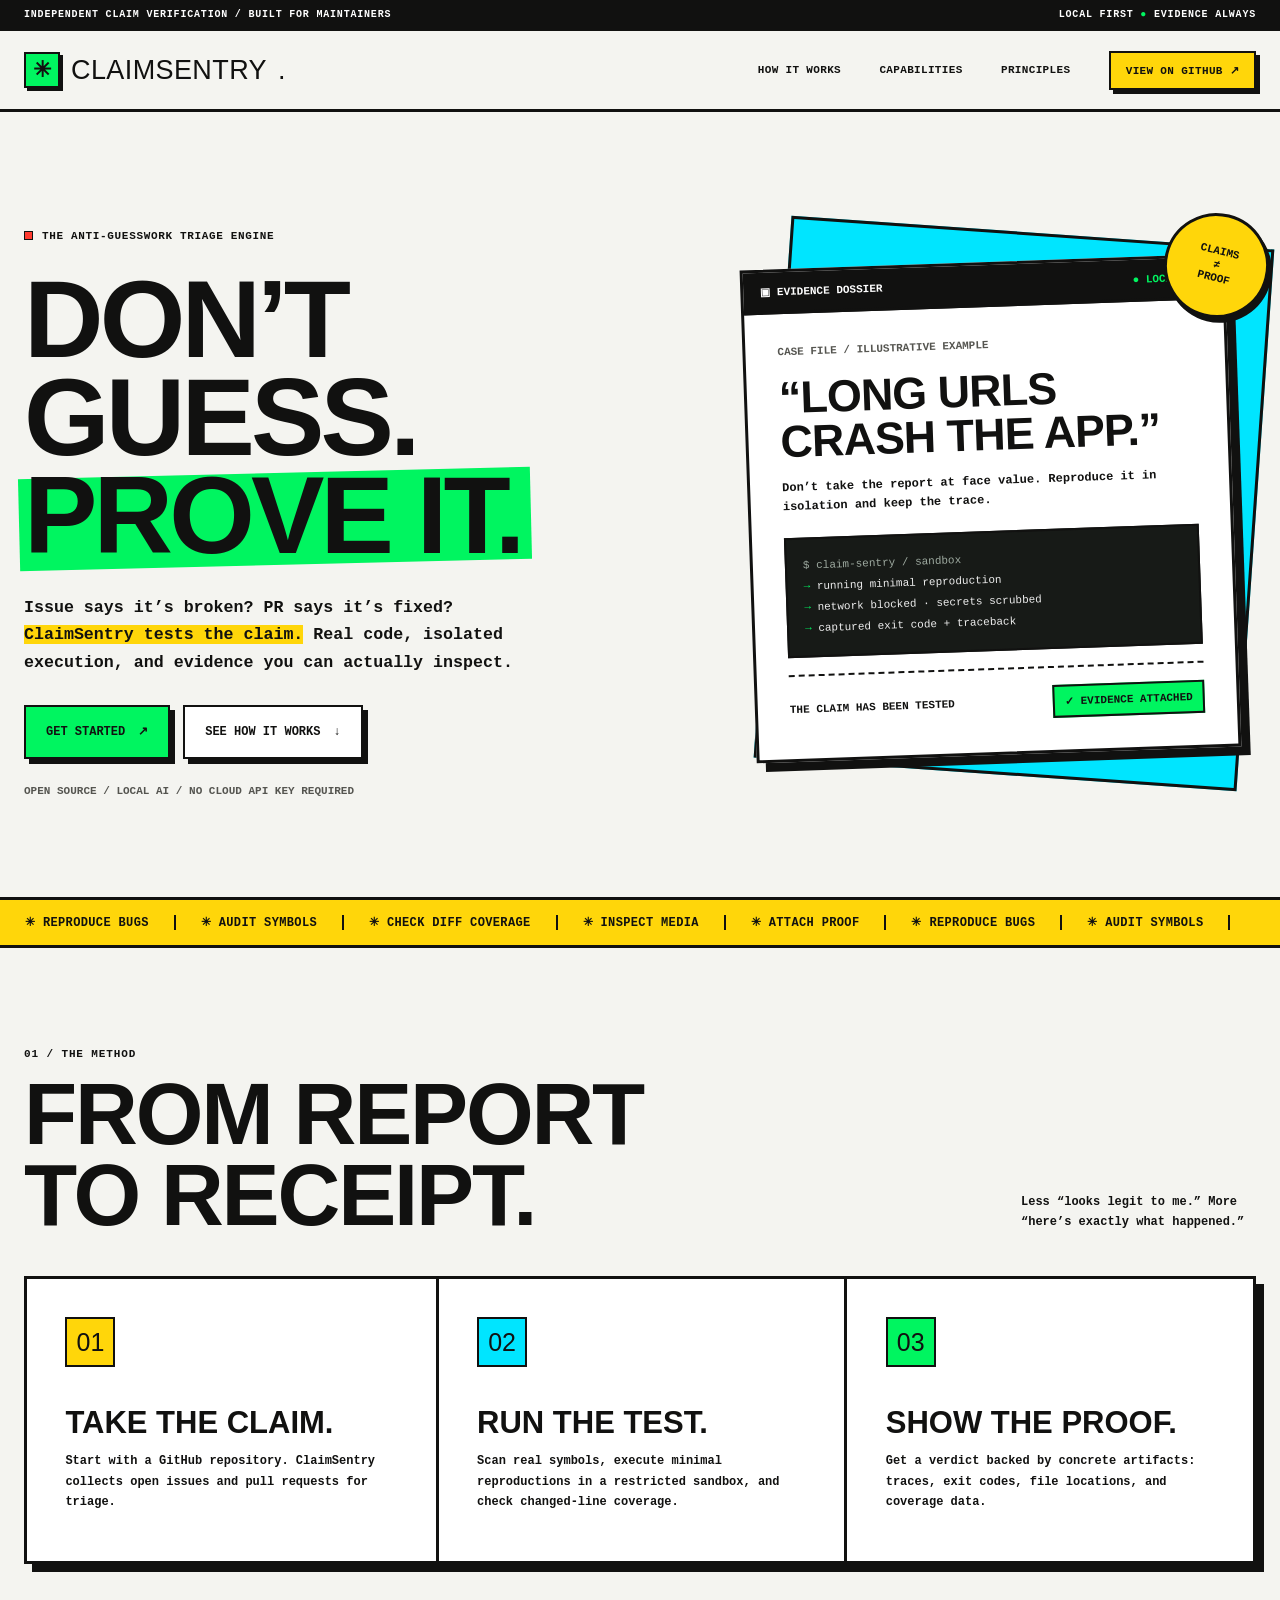
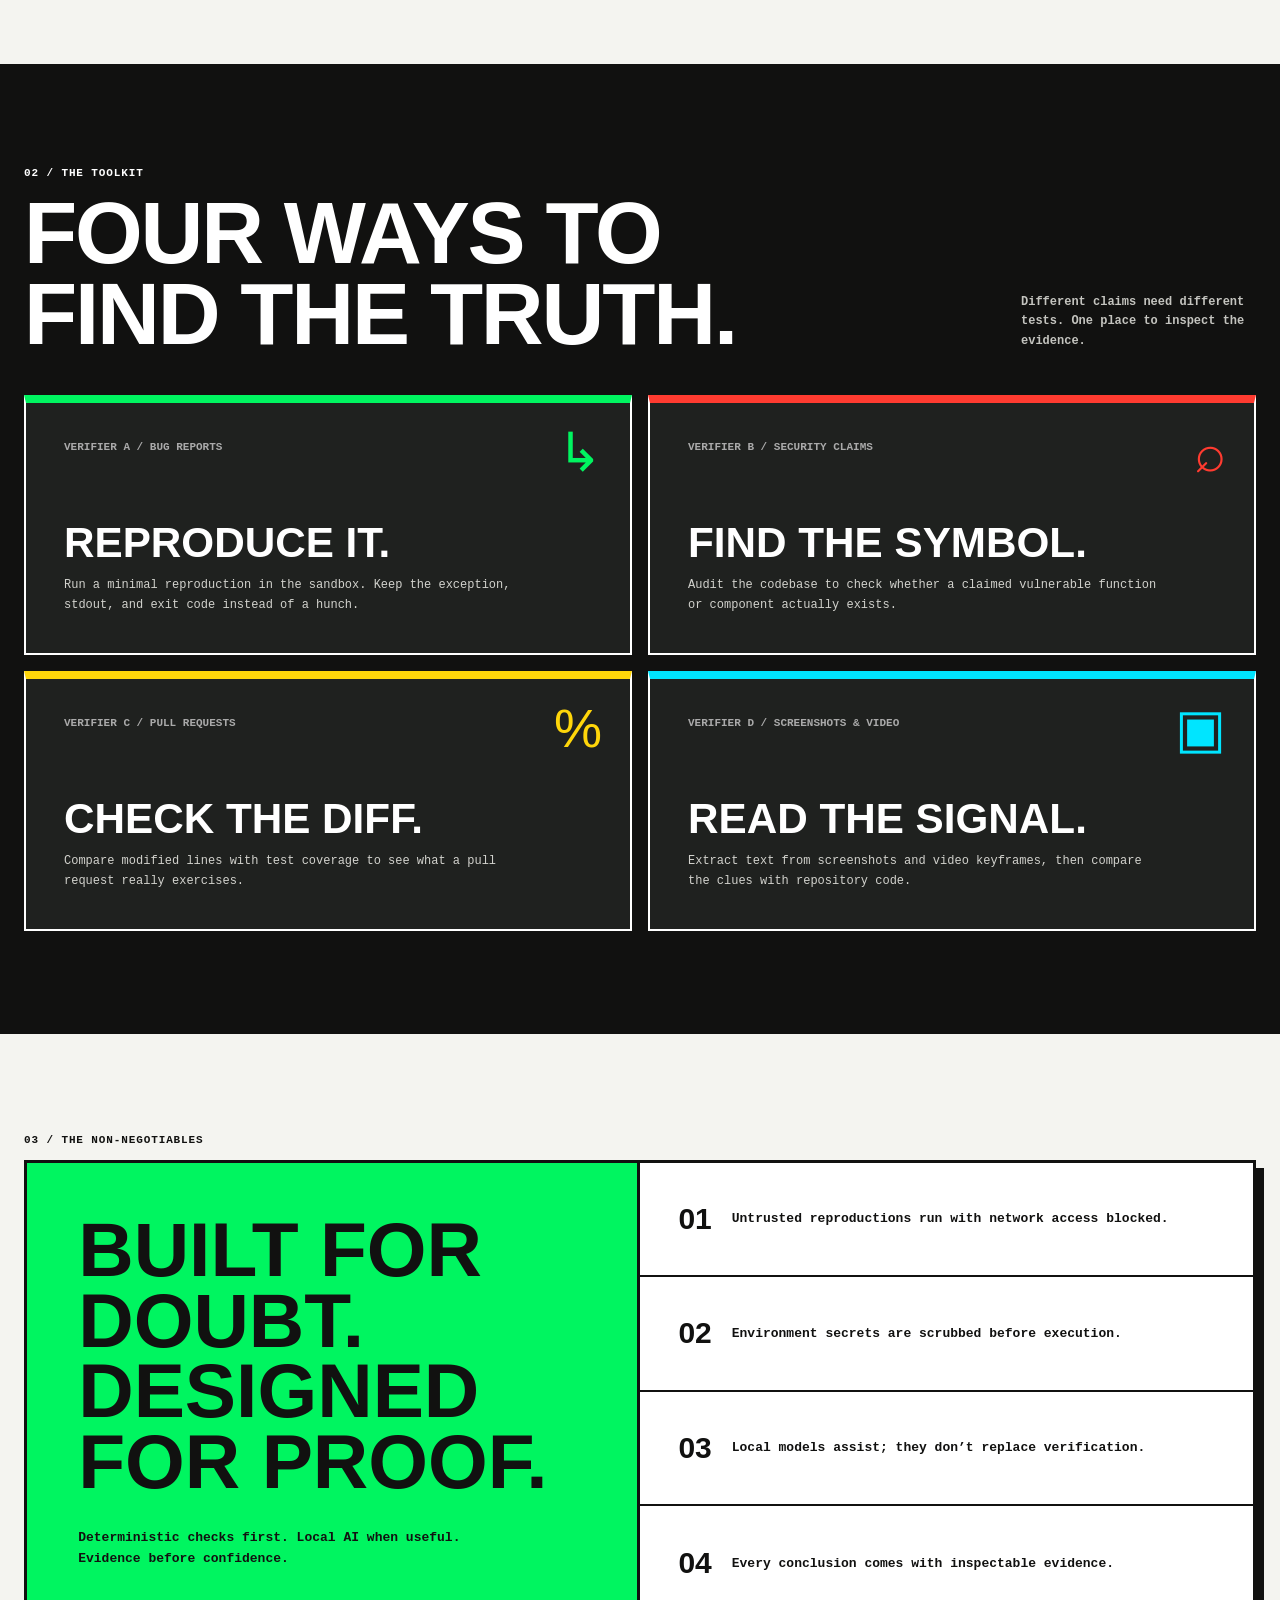
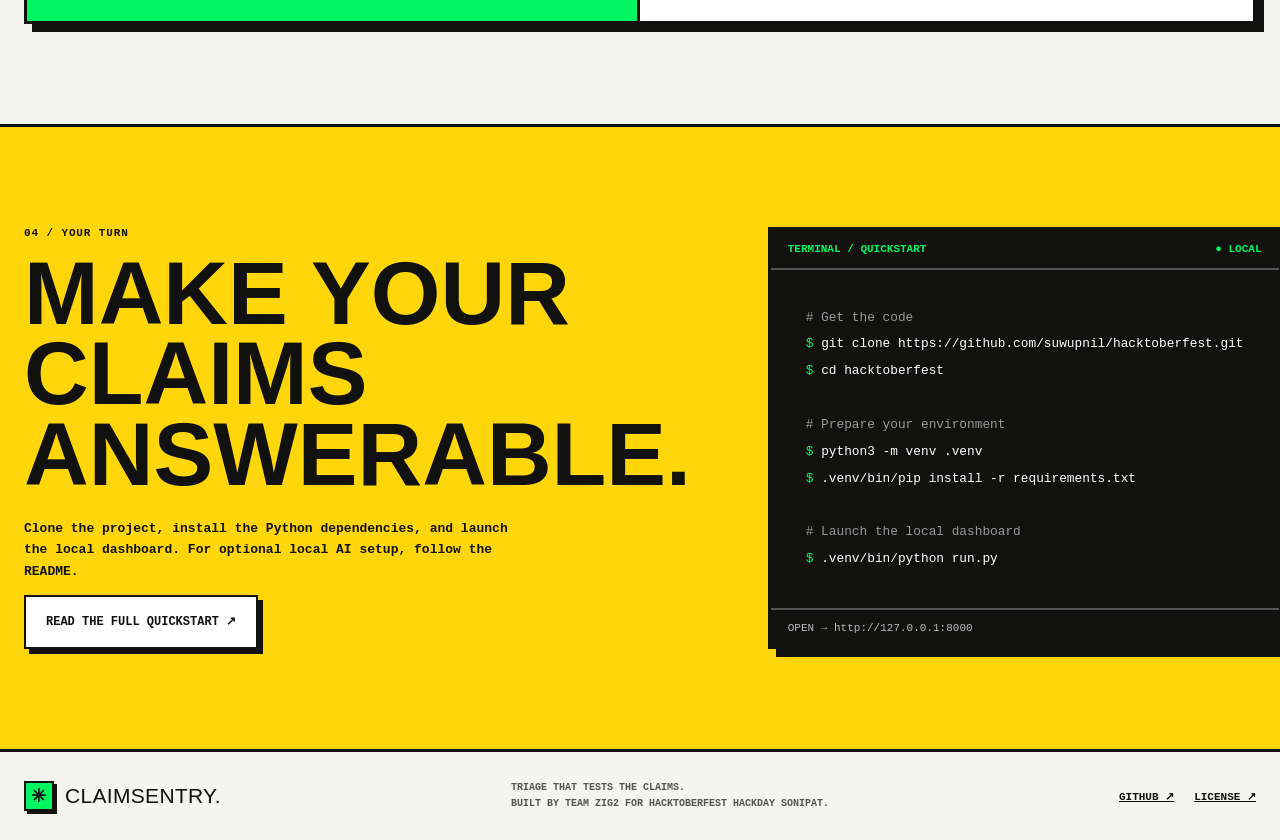
<file: public/index.html>
<!doctype html>
<html lang="en">
<head>
  <meta charset="utf-8">
  <meta name="viewport" content="width=device-width, initial-scale=1">
  <meta name="theme-color" content="#f4f4f0">
  <meta name="description" content="ClaimSentry tests GitHub bug reports, security claims, pull requests, and visual evidence in an air-gapped sandbox. No guesswork. Just proof.">
  <title>ClaimSentry — Triage that tests the claims.</title>
  <style>
    :root {
      --paper: #f4f4f0;
      --white: #fff;
      --ink: #111110;
      --muted: #555550;
      --line: #111110;
      --green: #00f560;
      --yellow: #ffd60a;
      --red: #ff3b30;
      --cyan: #00e5ff;
      --mono: "SFMono-Regular", Consolas, "Liberation Mono", monospace;
      --display: Impact, "Arial Black", "Helvetica Neue", sans-serif;
    }
    *, *::before, *::after { box-sizing: border-box; }
    html { scroll-behavior: smooth; }
    body { margin: 0; background: var(--paper); color: var(--ink); font-family: var(--mono); }
    a { color: inherit; }
    button, a { -webkit-tap-highlight-color: transparent; }
    :focus-visible { outline: 3px solid var(--red); outline-offset: 4px; }
    ::selection { background: var(--green); color: var(--ink); }
    .skip-link { position: absolute; left: 16px; top: -100px; z-index: 20; background: var(--yellow); padding: 10px; }
    .skip-link:focus { top: 10px; }
    .container { width: min(100% - 48px, 1344px); margin-inline: auto; }
    .topline { border-bottom: 2px solid var(--line); background: var(--ink); color: var(--white); font-size: 10px; font-weight: 700; letter-spacing: .08em; text-transform: uppercase; }
    .topline .container { display: flex; justify-content: space-between; gap: 16px; padding-block: 9px; }
    .topline strong { color: var(--green); }
    .nav { border-bottom: 3px solid var(--line); background: var(--paper); }
    .nav-inner { display: flex; align-items: center; justify-content: space-between; min-height: 78px; gap: 20px; }
    .brand { display: inline-flex; gap: 11px; align-items: center; text-decoration: none; font-family: var(--display); font-size: 27px; letter-spacing: .015em; white-space: nowrap; }
    .brand-icon { display: grid; place-items: center; width: 36px; height: 36px; background: var(--green); border: 2px solid var(--line); font-family: var(--mono); font-size: 22px; font-weight: 900; box-shadow: 3px 3px 0 var(--ink); }
    .nav-links { display: flex; align-items: center; gap: clamp(18px, 3vw, 42px); }
    .nav-links a { text-decoration: none; text-transform: uppercase; font-size: 11px; font-weight: 900; letter-spacing: .03em; }
    .nav-links a:not(.nav-cta):hover { text-decoration: underline; text-decoration-thickness: 2px; text-underline-offset: 5px; }
    .nav-links .nav-cta { border: 2px solid var(--line); padding: 11px 15px; background: var(--yellow); box-shadow: 4px 4px 0 var(--ink); transition: transform .15s, box-shadow .15s; }
    .nav-links .nav-cta:hover { transform: translate(2px, 2px); box-shadow: 2px 2px 0 var(--ink); }
    .hero { padding: clamp(64px, 9vw, 132px) 0 100px; overflow: hidden; }
    .hero-grid { display: grid; grid-template-columns: minmax(0, 1.13fr) minmax(0, .87fr); align-items: center; gap: clamp(30px, 5vw, 84px); }
    .eyebrow { display: inline-flex; align-items: center; gap: 9px; margin: 0 0 28px; font-size: 11px; font-weight: 900; letter-spacing: .06em; text-transform: uppercase; }
    .eyebrow::before { content: ""; display: inline-block; width: 9px; height: 9px; background: var(--red); border: 1px solid var(--line); }
    h1, h2, h3, p { margin-top: 0; }
    h1, h2, h3 { font-family: var(--display); font-weight: 900; text-transform: uppercase; }
    h1 { margin-bottom: 30px; font-size: clamp(68px, 8.6vw, 145px); line-height: .89; letter-spacing: -.035em; }
    .highlight { display: inline-block; position: relative; z-index: 0; white-space: nowrap; }
    .highlight::before { content: ""; position: absolute; left: -1%; right: -2%; top: 8%; bottom: -2%; z-index: -1; background: var(--green); transform: rotate(-1.4deg); }
    .hero-copy { max-width: 540px; margin-bottom: 29px; font-size: clamp(15px, 1.3vw, 18px); line-height: 1.65; font-weight: 600; }
    .hero-copy strong { background: var(--yellow); }
    .actions { display: flex; flex-wrap: wrap; gap: 13px; align-items: center; }
    .button { display: inline-flex; align-items: center; justify-content: center; gap: 13px; min-height: 54px; padding: 14px 20px; border: 2px solid var(--line); box-shadow: 5px 5px 0 var(--ink); font-size: 12px; font-weight: 900; text-decoration: none; text-transform: uppercase; transition: transform .15s, box-shadow .15s; }
    .button:hover { transform: translate(3px, 3px); box-shadow: 2px 2px 0 var(--ink); }
    .button:active { transform: translate(5px, 5px); box-shadow: none; }
    .button-primary { background: var(--green); }
    .button-secondary { background: var(--white); }
    .hero-note { margin: 26px 0 0; color: var(--muted); font-size: 11px; font-weight: 700; text-transform: uppercase; }
    .hero-art { position: relative; padding: 30px 23px 38px 0; }
    .hero-art::before { content: ""; position: absolute; inset: 0 0 18px 24px; border: 3px solid var(--line); background: var(--cyan); transform: rotate(4deg); }
    .stamp { position: absolute; right: -13px; top: -19px; z-index: 2; display: grid; place-items: center; width: 105px; height: 105px; border: 3px solid var(--line); border-radius: 50%; background: var(--yellow); box-shadow: 4px 4px 0 var(--ink); transform: rotate(14deg); text-align: center; font-size: 11px; font-weight: 900; line-height: 1.25; }
    .report { position: relative; border: 3px solid var(--line); background: var(--white); box-shadow: 9px 9px 0 var(--ink); transform: rotate(-2deg); }
    .report-head { display: flex; align-items: center; justify-content: space-between; gap: 10px; padding: 13px 17px; border-bottom: 3px solid var(--line); background: var(--ink); color: var(--white); font-size: 11px; font-weight: 900; }
    .report-head span:last-child { color: var(--green); }
    .report-body { padding: clamp(19px, 3vw, 32px); }
    .report-id { margin-bottom: 18px; color: var(--muted); font-size: 11px; font-weight: 800; }
    .report-title { margin-bottom: 15px; font-family: var(--display); font-size: clamp(32px, 3.5vw, 57px); line-height: .98; letter-spacing: -.02em; }
    .report-text { margin-bottom: 21px; line-height: 1.6; font-size: 12px; font-weight: 600; }
    .code-box { border: 2px solid var(--line); background: #171a17; color: #eee; padding: 16px; font-size: 11px; line-height: 1.9; overflow-x: auto; }
    .code-box .prompt { color: var(--green); }
    .code-box .dim { color: #9eaaa0; }
    .report-result { display: flex; align-items: center; justify-content: space-between; gap: 8px; margin-top: 17px; padding-top: 17px; border-top: 2px dashed var(--line); font-size: 11px; font-weight: 900; }
    .verdict { padding: 8px 10px; border: 2px solid var(--line); background: var(--green); white-space: nowrap; }
    .ticker { overflow: hidden; border-block: 3px solid var(--line); background: var(--yellow); }
    .ticker-inner { display: flex; width: max-content; gap: 0; padding: 15px 0; font-size: 12px; font-weight: 900; text-transform: uppercase; letter-spacing: .03em; }
    .ticker-inner span { padding: 0 25px; border-right: 2px solid var(--line); }
    section[id] { scroll-margin-top: 20px; }
    .section { padding: 100px 0; }
    .section-top { display: flex; align-items: flex-start; justify-content: space-between; gap: 25px; margin-bottom: 40px; }
    .section-index { display: block; margin-bottom: 14px; font-size: 11px; font-weight: 900; letter-spacing: .08em; }
    .section-title { max-width: 810px; margin: 0; font-size: clamp(48px, 6.8vw, 104px); line-height: .93; letter-spacing: -.025em; }
    .section-aside { max-width: 235px; margin-top: auto; margin-bottom: 4px; font-size: 12px; line-height: 1.6; font-weight: 700; }
    .steps { display: grid; grid-template-columns: repeat(3, minmax(0, 1fr)); border: 3px solid var(--line); background: var(--white); box-shadow: 8px 8px 0 var(--ink); }
    .step { min-height: 282px; padding: clamp(24px, 3vw, 42px); }
    .step + .step { border-left: 3px solid var(--line); }
    .step-num { display: inline-grid; place-items: center; width: 50px; height: 50px; margin-bottom: 40px; border: 2px solid var(--line); background: var(--yellow); font-family: var(--display); font-size: 25px; }
    .step:nth-child(2) .step-num { background: var(--cyan); }
    .step:nth-child(3) .step-num { background: var(--green); }
    .step h3 { font-size: 31px; line-height: 1; margin-bottom: 13px; }
    .step p { max-width: 310px; margin-bottom: 0; font-size: 12px; line-height: 1.7; font-weight: 600; }
    .features { border-block: 3px solid var(--line); background: var(--ink); color: var(--white); }
    .features .section-aside { color: #c4c4bf; }
    .feature-grid { display: grid; grid-template-columns: repeat(2, minmax(0, 1fr)); gap: 16px; }
    .feature { position: relative; display: flex; flex-direction: column; min-height: 260px; padding: clamp(25px, 3vw, 38px); border: 2px solid var(--white); background: #1f211f; }
    .feature:nth-child(1) { border-top: 8px solid var(--green); }
    .feature:nth-child(2) { border-top: 8px solid var(--red); }
    .feature:nth-child(3) { border-top: 8px solid var(--yellow); }
    .feature:nth-child(4) { border-top: 8px solid var(--cyan); }
    .feature-label { color: #aaa; font-size: 11px; font-weight: 900; text-transform: uppercase; }
    .feature h3 { margin: auto 0 12px; font-size: clamp(31px, 3.3vw, 48px); line-height: 1; }
    .feature p { max-width: 470px; margin-bottom: 0; color: #d2d2cd; font-size: 12px; line-height: 1.6; }
    .feature-symbol { position: absolute; right: 28px; top: 22px; font-family: var(--display); font-size: 54px; line-height: 1; color: var(--green); }
    .feature:nth-child(2) .feature-symbol { color: var(--red); }
    .feature:nth-child(3) .feature-symbol { color: var(--yellow); }
    .feature:nth-child(4) .feature-symbol { color: var(--cyan); }
    .principle { display: grid; grid-template-columns: 1fr 1fr; border: 3px solid var(--line); box-shadow: 8px 8px 0 var(--ink); }
    .principle-main { display: flex; flex-direction: column; justify-content: space-between; min-height: 390px; padding: clamp(26px, 4vw, 55px); background: var(--green); border-right: 3px solid var(--line); }
    .principle-main h2 { margin-bottom: 30px; font-size: clamp(47px, 6vw, 88px); line-height: .92; }
    .principle-main p { max-width: 415px; margin-bottom: 0; font-size: 13px; font-weight: 700; line-height: 1.65; }
    .principle-list { background: var(--white); }
    .principle-row { display: flex; align-items: center; gap: 20px; min-height: 25%; padding: 20px clamp(22px, 3vw, 40px); border-bottom: 2px solid var(--line); font-size: 13px; font-weight: 900; }
    .principle-row:last-child { border-bottom: 0; }
    .principle-row span { font-family: var(--display); font-size: 30px; }
    .start { border-top: 3px solid var(--line); background: var(--yellow); }
    .start-grid { display: grid; grid-template-columns: 1fr 1fr; align-items: center; gap: clamp(30px, 6vw, 100px); }
    .start h2 { font-size: clamp(55px, 7vw, 108px); line-height: .9; margin-bottom: 23px; }
    .start p { max-width: 490px; font-size: 13px; line-height: 1.65; font-weight: 700; }
    .start .button { background: var(--white); }
    .install { border: 3px solid var(--line); background: var(--ink); color: var(--white); box-shadow: 8px 8px 0 var(--ink); }
    .install-top { display: flex; justify-content: space-between; padding: 13px 17px; border-bottom: 2px solid #555; color: var(--green); font-size: 11px; font-weight: 900; }
    .install pre { margin: 0; padding: clamp(21px, 3vw, 35px); overflow-x: auto; font-family: var(--mono); font-size: clamp(11px, 1vw, 13px); line-height: 2.1; }
    .install .comment { color: #999; }
    .install .command { color: var(--green); }
    .install-foot { border-top: 2px solid #555; padding: 12px 17px; color: #bbb; font-size: 11px; }
    .footer { padding: 28px 0; border-top: 3px solid var(--line); background: var(--paper); }
    .footer-inner { display: flex; justify-content: space-between; align-items: center; flex-wrap: wrap; gap: 22px; }
    .footer .brand { font-size: 21px; }
    .footer .brand-icon { width: 30px; height: 30px; font-size: 18px; }
    .footer-meta { color: var(--muted); font-size: 10px; font-weight: 800; line-height: 1.6; text-transform: uppercase; }
    .footer-links { display: flex; gap: 20px; font-size: 11px; font-weight: 900; text-transform: uppercase; }
    .footer-links a:hover { text-decoration-thickness: 2px; }
    @media (max-width: 900px) {
      .hero-grid { grid-template-columns: 1fr; }
      .hero { padding-bottom: 70px; }
      .hero-art { width: min(100% - 15px, 610px); margin: 20px auto 0; }
      .section-aside { display: none; }
      .steps { grid-template-columns: 1fr; }
      .step { min-height: 0; }
      .step + .step { border-left: 0; border-top: 3px solid var(--line); }
      .step-num { margin-bottom: 25px; }
      .start-grid { grid-template-columns: 1fr; }
    }
    @media (max-width: 600px) {
      .container { width: min(100% - 32px, 1344px); }
      .topline { font-size: 9px; }
      .topline .container span:last-child { display: none; }
      .nav-inner { min-height: 68px; }
      .brand { font-size: 23px; }
      .nav-links { gap: 0; }
      .nav-links a:not(.nav-cta) { display: none; }
      .nav-links .nav-cta { padding: 9px 10px; font-size: 10px; }
      h1 { font-size: clamp(59px, 15.4vw, 90px); }
      .hero { padding-top: 65px; }
      .hero-art { padding-top: 28px; }
      .stamp { width: 76px; height: 76px; right: -7px; top: -4px; font-size: 9px; }
      .report-head, .report-id, .report-result { font-size: 9px; }
      .report-body { padding: 20px; }
      .section { padding: 70px 0; }
      .feature-grid { grid-template-columns: 1fr; }
      .feature { min-height: 230px; }
      .principle { grid-template-columns: 1fr; }
      .principle-main { min-height: 300px; border-right: 0; border-bottom: 3px solid var(--line); }
      .principle-row { min-height: 70px; }
      .footer-inner { align-items: flex-start; flex-direction: column; }
    }
    @media (prefers-reduced-motion: reduce) {
      html { scroll-behavior: auto; }
      *, *::before, *::after { transition-duration: 0.01ms !important; animation-duration: 0.01ms !important; }
    }
  </style>
</head>
<body>
  <a class="skip-link" href="#main">Skip to content</a>
  <div class="topline"><div class="container"><span>INDEPENDENT CLAIM VERIFICATION / BUILT FOR MAINTAINERS</span><span>LOCAL FIRST <strong>●</strong> EVIDENCE ALWAYS</span></div></div>
  <header class="nav">
    <div class="container nav-inner">
      <a class="brand" href="#top" aria-label="ClaimSentry
 home"><span class="brand-icon" aria-hidden="true">✳</span> CLAIMSENTRY<span aria-hidden="true">.</span></a>
      <nav class="nav-links" aria-label="Main navigation">
        <a href="#how-it-works">How it works</a>
        <a href="#capabilities">Capabilities</a>
        <a href="#principles">Principles</a>
        <a class="nav-cta" href="https://github.com/suwupnil/hacktoberfest">View on GitHub ↗</a>
      </nav>
    </div>
  </header>
  <main id="main">
    <section class="hero" id="top" aria-labelledby="hero-title">
      <div class="container hero-grid">
        <div>
          <p class="eyebrow">The anti-guesswork triage engine</p>
          <h1 id="hero-title">DON’T<br>GUESS.<br><span class="highlight">PROVE IT.</span></h1>
          <p class="hero-copy">Issue says it’s broken? PR says it’s fixed? <strong>ClaimSentry tests the claim.</strong> Real code, isolated execution, and evidence you can actually inspect.</p>
          <div class="actions">
            <a class="button button-primary" href="#get-started">Get started <span aria-hidden="true">↗</span></a>
            <a class="button button-secondary" href="#how-it-works">See how it works <span aria-hidden="true">↓</span></a>
          </div>
          <p class="hero-note">Open source / Local AI / No cloud API key required</p>
        </div>
        <div class="hero-art" aria-label="Illustration of a ClaimSentry evidence report">
          <div class="stamp" aria-hidden="true">CLAIMS<br>≠<br>PROOF</div>
          <div class="report">
            <div class="report-head"><span>▣ EVIDENCE DOSSIER</span><span>● LOCAL RUN</span></div>
            <div class="report-body">
              <p class="report-id">CASE FILE / ILLUSTRATIVE EXAMPLE</p>
              <h2 class="report-title">“LONG URLS<br>CRASH THE APP.”</h2>
              <p class="report-text">Don’t take the report at face value. Reproduce it in isolation and keep the trace.</p>
              <div class="code-box" aria-hidden="true"><span class="dim">$ claim-sentry / sandbox</span><br><span class="prompt">→</span> running minimal reproduction<br><span class="prompt">→</span> network blocked · secrets scrubbed<br><span class="prompt">→</span> captured exit code + traceback</div>
              <div class="report-result"><span>THE CLAIM HAS BEEN TESTED</span><span class="verdict">✓ EVIDENCE ATTACHED</span></div>
            </div>
          </div>
        </div>
      </div>
    </section>
    <div class="ticker" aria-label="Reproduce bugs, audit symbols, check coverage, inspect media">
      <div class="ticker-inner"><span>✳ REPRODUCE BUGS</span><span>✳ AUDIT SYMBOLS</span><span>✳ CHECK DIFF COVERAGE</span><span>✳ INSPECT MEDIA</span><span>✳ ATTACH PROOF</span><span>✳ REPRODUCE BUGS</span><span>✳ AUDIT SYMBOLS</span></div>
    </div>
    <section class="section" id="how-it-works" aria-labelledby="how-title">
      <div class="container">
        <div class="section-top"><div><span class="section-index">01 / THE METHOD</span><h2 class="section-title" id="how-title">FROM REPORT<br>TO RECEIPT.</h2></div><p class="section-aside">Less “looks legit to me.” More “here’s exactly what happened.”</p></div>
        <div class="steps">
          <article class="step"><span class="step-num">01</span><h3>TAKE THE CLAIM.</h3><p>Start with a GitHub repository. ClaimSentry collects open issues and pull requests for triage.</p></article>
          <article class="step"><span class="step-num">02</span><h3>RUN THE TEST.</h3><p>Scan real symbols, execute minimal reproductions in a restricted sandbox, and check changed-line coverage.</p></article>
          <article class="step"><span class="step-num">03</span><h3>SHOW THE PROOF.</h3><p>Get a verdict backed by concrete artifacts: traces, exit codes, file locations, and coverage data.</p></article>
        </div>
      </div>
    </section>
    <section class="section features" id="capabilities" aria-labelledby="capabilities-title">
      <div class="container">
        <div class="section-top"><div><span class="section-index">02 / THE TOOLKIT</span><h2 class="section-title" id="capabilities-title">FOUR WAYS TO<br>FIND THE TRUTH.</h2></div><p class="section-aside">Different claims need different tests. One place to inspect the evidence.</p></div>
        <div class="feature-grid">
          <article class="feature"><span class="feature-label">Verifier A / Bug reports</span><span class="feature-symbol" aria-hidden="true">↳</span><h3>REPRODUCE IT.</h3><p>Run a minimal reproduction in the sandbox. Keep the exception, stdout, and exit code instead of a hunch.</p></article>
          <article class="feature"><span class="feature-label">Verifier B / Security claims</span><span class="feature-symbol" aria-hidden="true">⌕</span><h3>FIND THE SYMBOL.</h3><p>Audit the codebase to check whether a claimed vulnerable function or component actually exists.</p></article>
          <article class="feature"><span class="feature-label">Verifier C / Pull requests</span><span class="feature-symbol" aria-hidden="true">%</span><h3>CHECK THE DIFF.</h3><p>Compare modified lines with test coverage to see what a pull request really exercises.</p></article>
          <article class="feature"><span class="feature-label">Verifier D / Screenshots &amp; video</span><span class="feature-symbol" aria-hidden="true">▣</span><h3>READ THE SIGNAL.</h3><p>Extract text from screenshots and video keyframes, then compare the clues with repository code.</p></article>
        </div>
      </div>
    </section>
    <section class="section" id="principles" aria-labelledby="principles-title">
      <div class="container">
        <span class="section-index">03 / THE NON-NEGOTIABLES</span>
        <div class="principle">
          <div class="principle-main"><h2 id="principles-title">BUILT FOR<br>DOUBT.<br>DESIGNED<br>FOR PROOF.</h2><p>Deterministic checks first. Local AI when useful. Evidence before confidence.</p></div>
          <div class="principle-list">
            <div class="principle-row"><span aria-hidden="true">01</span> Untrusted reproductions run with network access blocked.</div>
            <div class="principle-row"><span aria-hidden="true">02</span> Environment secrets are scrubbed before execution.</div>
            <div class="principle-row"><span aria-hidden="true">03</span> Local models assist; they don’t replace verification.</div>
            <div class="principle-row"><span aria-hidden="true">04</span> Every conclusion comes with inspectable evidence.</div>
          </div>
        </div>
      </div>
    </section>
    <section class="section start" id="get-started" aria-labelledby="start-title">
      <div class="container start-grid">
        <div><span class="section-index">04 / YOUR TURN</span><h2 id="start-title">MAKE YOUR<br>CLAIMS<br>ANSWERABLE.</h2><p>Clone the project, install the Python dependencies, and launch the local dashboard. For optional local AI setup, follow the README.</p><a class="button" href="https://github.com/suwupnil/hacktoberfest#-quickstart-run-it-on-your-machine-in-2-minutes">Read the full quickstart ↗</a></div>
        <div class="install" aria-label="Quickstart terminal commands">
          <div class="install-top"><span>TERMINAL / QUICKSTART</span><span>● LOCAL</span></div>
          <pre><span class="comment"># Get the code</span>
<span class="command">$</span> git clone https://github.com/suwupnil/hacktoberfest.git
<span class="command">$</span> cd hacktoberfest

<span class="comment"># Prepare your environment</span>
<span class="command">$</span> python3 -m venv .venv
<span class="command">$</span> .venv/bin/pip install -r requirements.txt

<span class="comment"># Launch the local dashboard</span>
<span class="command">$</span> .venv/bin/python run.py</pre>
          <div class="install-foot">OPEN → http://127.0.0.1:8000</div>
        </div>
      </div>
    </section>
  </main>
  <footer class="footer"><div class="container footer-inner"><a class="brand" href="#top"><span class="brand-icon" aria-hidden="true">✳</span> CLAIMSENTRY.</a><span class="footer-meta">Triage that tests the claims.<br>Built by Team Zig2 for Hacktoberfest HackDay Sonipat.</span><div class="footer-links"><a href="https://github.com/suwupnil/hacktoberfest">GitHub ↗</a><a href="https://github.com/suwupnil/hacktoberfest/blob/main/LICENSE">License ↗</a></div></div></footer>
</body>
</html>
</file>
